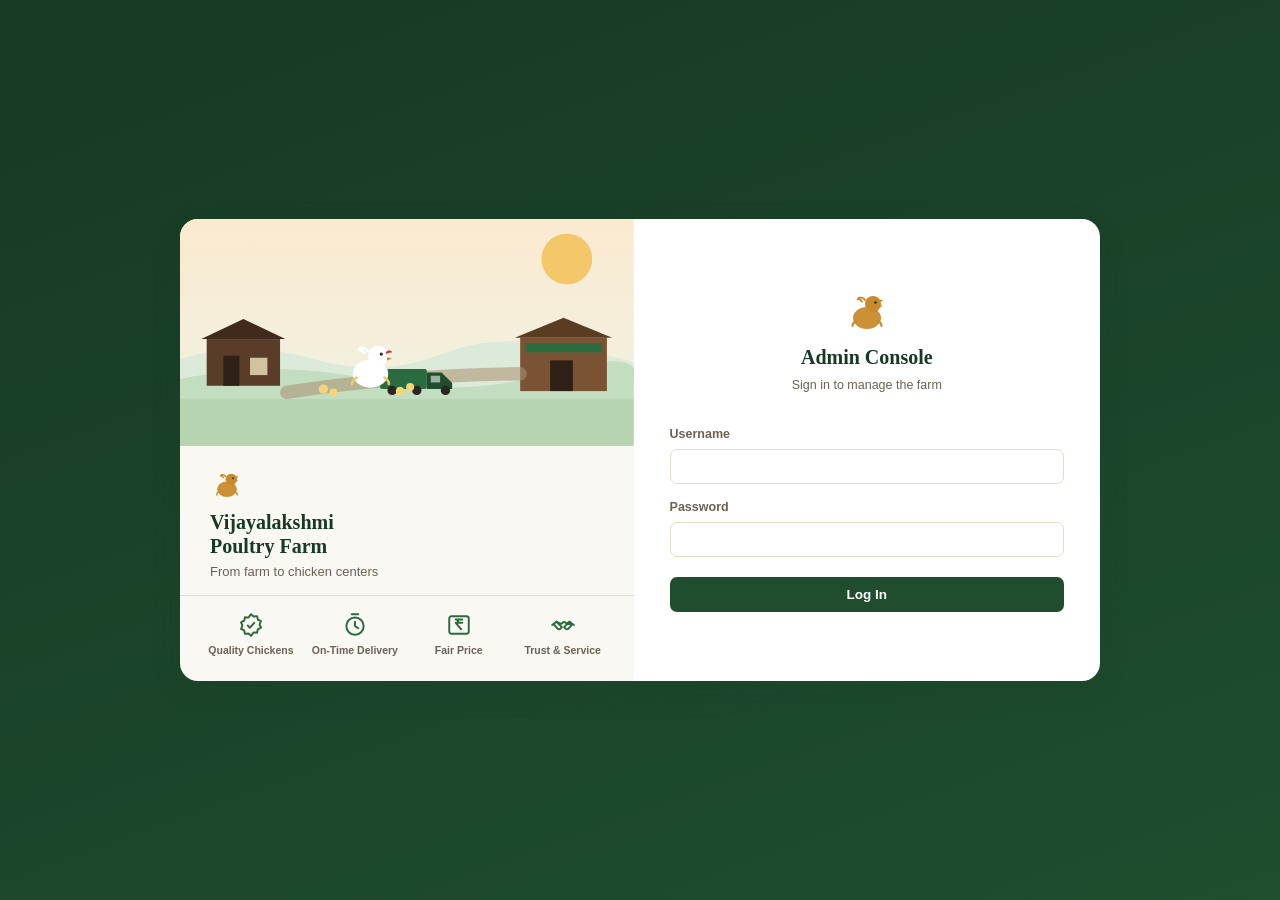
<file: frontend/index.html>
<!DOCTYPE html>
<html lang="en">
<head>
<meta charset="UTF-8">
<meta name="viewport" content="width=device-width, initial-scale=1.0">
<title>Login \u2013 Vijayalakshmi Poultry Farm</title>
<link rel="stylesheet" href="css/style.css">
</head>
<body>
  <div class="login-wrap">
    <div class="login-shell">
      <div class="login-illustration">
        <div class="illustration-art" id="farm-art"></div>
        <div class="illustration-copy">
          <div class="illustration-logo" id="illustration-logo"></div>
          <h2>Vijayalakshmi<br>Poultry Farm</h2>
          <p>From farm to chicken centers</p>
        </div>
        <div class="feature-strip" id="feature-strip"></div>
      </div>

      <div class="login-card">
        <div class="brand-mark">
          <div class="emoji" id="login-logo" style="width:48px;height:48px;margin:0 auto;color:var(--amber-500);"></div>
          <h1>Admin Console</h1>
          <p>Sign in to manage the farm</p>
        </div>
        <div id="error-box"></div>
        <form id="login-form">
          <div class="field">
            <label for="username">Username</label>
            <input type="text" id="username" required autocomplete="username">
          </div>
          <div class="field">
            <label for="password">Password</label>
            <input type="password" id="password" required autocomplete="current-password">
          </div>
          <button type="submit" class="btn-primary" id="login-btn">Log In</button>
        </form>
      </div>
    </div>
  </div>

  <script src="js/config.js"></script>
  <script src="js/api.js"></script>
  <script src="js/format.js"></script>
  <script src="js/icons.js"></script>
  <script src="js/illustrations.js"></script>
  <script src="js/feature-strip.js"></script>
  <script>
    document.getElementById('login-logo').innerHTML = Icons.logo;
    document.getElementById('illustration-logo').innerHTML = Icons.logo;
    document.getElementById('farm-art').innerHTML = Illustrations.farmScene;
    renderFeatureStrip('feature-strip');

    // If already logged in, skip straight to the dashboard.
    Api.get('/api/auth/me').then(() => { window.location.href = 'pages/dashboard.html'; }).catch(() => {});

    document.getElementById('login-form').addEventListener('submit', async (e) => {
      e.preventDefault();
      const btn = document.getElementById('login-btn');
      const errorBox = document.getElementById('error-box');
      errorBox.innerHTML = '';
      btn.disabled = true;
      btn.textContent = 'Logging in...';
      try {
        await Api.post('/api/auth/login', {
          username: document.getElementById('username').value.trim(),
          password: document.getElementById('password').value,
        });
        window.location.href = 'pages/dashboard.html';
      } catch (err) {
        errorBox.innerHTML = `<div class="alert alert-error">${escapeHtml(err.message)}</div>`;
        btn.disabled = false;
        btn.textContent = 'Log In';
      }
    });
  </script>
</body>
</html>
</file>
<file: frontend/css/style.css>
/* ============================================================
   Vijayalakshmi Poultry Farm — Admin App
   Design idea: a modern take on the paper ledger book the owner
   already uses — deep farm green, warm ledger-paper background,
   amber for money/action, a serif for headings (ledger-book feel)
   paired with a clean sans for data (readability at a glance).
   ============================================================ */

:root {
  --green-900: #163a24;
  --green-800: #1f4d2e;
  --green-700: #2a6b3f;
  --green-100: #e6efe8;

  --amber-600: #b9791f;
  --amber-500: #c98a2c;
  --amber-100: #faf1e0;

  --paper: #faf8f2;
  --paper-card: #ffffff;
  --ink: #2b2620;
  --ink-soft: #6b6154;
  --border: #e4dcc9;

  --red-600: #b3402f;
  --red-100: #fbe9e6;

  --radius: 10px;
  --shadow: 0 1px 3px rgba(43, 38, 32, 0.08), 0 1px 2px rgba(43, 38, 32, 0.06);
  --shadow-lg: 0 10px 30px rgba(22, 58, 36, 0.12);

  --font-head: Georgia, 'Times New Roman', serif;
  --font-body: -apple-system, BlinkMacSystemFont, 'Segoe UI', Roboto, Helvetica, Arial, sans-serif;
}

* { box-sizing: border-box; }

html, body {
  margin: 0;
  padding: 0;
  background: var(--paper);
  color: var(--ink);
  font-family: var(--font-body);
  font-size: 14px;
  line-height: 1.5;
}

h1, h2, h3, h4 {
  font-family: var(--font-head);
  color: var(--green-900);
  margin: 0 0 4px 0;
  font-weight: 700;
}

h1 { font-size: 26px; }
h2 { font-size: 19px; }
h3 { font-size: 16px; }

a { color: var(--green-700); text-decoration: none; }
a:hover { text-decoration: underline; }

p { margin: 0 0 8px 0; }

/* ---------- App shell: horizontal sticky top nav ---------- */

#app-shell {
  min-height: 100vh;
  display: flex;
  flex-direction: column;
}

.topnav {
  position: sticky;
  top: 0;
  z-index: 60;
  background: linear-gradient(180deg, var(--green-900), var(--green-800));
  box-shadow: 0 2px 10px rgba(22, 58, 36, 0.18);
}

.topnav-inner {
  display: flex;
  align-items: center;
  gap: 18px;
  padding: 10px 24px;
  max-width: 1400px;
  margin: 0 auto;
}

.brand {
  display: flex;
  align-items: center;
  gap: 10px;
  flex-shrink: 0;
}
.brand:hover { text-decoration: none; }

.brand-logo {
  width: 34px;
  height: 34px;
  color: var(--amber-500);
  flex-shrink: 0;
}
.brand-logo svg { width: 100%; height: 100%; }

.brand-text {
  display: flex;
  flex-direction: column;
  line-height: 1.15;
}

.brand-name {
  font-family: var(--font-head);
  font-size: 16px;
  font-weight: 700;
  color: #fff;
}

.brand-tag {
  font-size: 10.5px;
  color: #a9c2af;
  letter-spacing: 0.02em;
}

.nav-toggle {
  display: none;
  background: rgba(255,255,255,0.08);
  border: none;
  color: #fff;
  padding: 7px;
  border-radius: 7px;
  margin-left: auto;
}
.nav-toggle svg { width: 20px; height: 20px; display: block; }

.topnav-links {
  display: flex;
  align-items: center;
  gap: 2px;
  flex-wrap: wrap;
}

.nav-link {
  display: flex;
  align-items: center;
  gap: 6px;
  padding: 8px 12px;
  border-radius: 8px;
  color: #cfe0d4;
  font-size: 13px;
  font-weight: 600;
  white-space: nowrap;
}

.nav-link:hover {
  background: rgba(255,255,255,0.08);
  color: #fff;
  text-decoration: none;
}

.nav-link.active {
  background: var(--amber-500);
  color: #fff;
}

.nav-icon { width: 16px; height: 16px; display: flex; flex-shrink: 0; }
.nav-icon svg { width: 100%; height: 100%; }

.topnav-right {
  display: flex;
  align-items: center;
  gap: 12px;
  margin-left: auto;
  flex-shrink: 0;
}

.user-chip {
  font-size: 12.5px;
  color: #d9e5db;
  font-weight: 600;
}

.topnav-right .btn-outline {
  border-color: rgba(255,255,255,0.3);
  color: #fff;
  background: rgba(255,255,255,0.06);
}
.topnav-right .btn-outline:hover {
  background: rgba(255,255,255,0.16);
  border-color: rgba(255,255,255,0.5);
}
.topnav-right .btn-outline svg { width: 15px; height: 15px; }

.topnav-title-bar {
  background: var(--paper-card);
  border-bottom: 1px solid var(--border);
}

.topnav-title-inner {
  max-width: 1400px;
  margin: 0 auto;
  padding: 14px 24px;
}

.topnav-title-inner h1 { margin: 0; }

.page-shell-content {
  flex: 1;
  max-width: 1400px;
  width: 100%;
  margin: 0 auto;
}

.content {
  padding: 24px 24px 60px 24px;
}

@media (max-width: 980px) {
  .nav-toggle { display: block; order: 1; }
  .brand { order: 0; }
  .topnav-right { order: 2; margin-left: 0; }
  .topnav-inner { flex-wrap: wrap; }
  .topnav-links {
    display: none;
    width: 100%;
    order: 3;
    flex-direction: column;
    align-items: stretch;
    gap: 2px;
    padding-top: 8px;
    border-top: 1px solid rgba(255,255,255,0.12);
    margin-top: 8px;
  }
  .topnav-links.open { display: flex; }
  .nav-link { padding: 10px 12px; }
  .user-chip { display: none; }
}


/* ---------- Cards / layout helpers ---------- */

.card {
  background: var(--paper-card);
  border: 1px solid var(--border);
  border-radius: var(--radius);
  padding: 18px 20px;
  box-shadow: var(--shadow);
  margin-bottom: 18px;
}

.card-title-row {
  display: flex;
  align-items: center;
  justify-content: space-between;
  margin-bottom: 14px;
}

.grid {
  display: grid;
  gap: 16px;
}

.grid-4 { grid-template-columns: repeat(4, 1fr); }
.grid-3 { grid-template-columns: repeat(3, 1fr); }
.grid-2 { grid-template-columns: repeat(2, 1fr); }

/* ---------- Dashboard hero banner ---------- */

.dash-hero {
  display: flex;
  align-items: stretch;
  background: var(--paper-card);
  border: 1px solid var(--border);
  border-radius: 14px;
  box-shadow: var(--shadow);
  overflow: hidden;
  margin-bottom: 18px;
}

.dash-hero-copy {
  flex: 1.1;
  padding: 24px 28px;
  display: flex;
  flex-direction: column;
  min-width: 0;
}

.dash-hero-copy h2 { font-size: 22px; margin-bottom: 2px; }
.dash-hero-copy > p { color: var(--ink-soft); font-size: 13px; margin-bottom: 18px; }

.dash-hero-copy .feature-strip {
  margin-top: auto;
  padding: 0;
  border-top: none;
  grid-template-columns: repeat(4, 1fr);
}

.dash-hero-art {
  flex: 0.9;
  min-width: 0;
  line-height: 0;
}
.dash-hero-art svg { width: 100%; height: 100%; display: block; object-fit: cover; }

@media (max-width: 900px) {
  .dash-hero { flex-direction: column; }
  .dash-hero-art { display: none; }
  .dash-hero-copy .feature-strip { grid-template-columns: repeat(2, 1fr); gap: 12px; }
}

@media (max-width: 1000px) {
  .grid-4 { grid-template-columns: repeat(2, 1fr); }
  .grid-3 { grid-template-columns: repeat(2, 1fr); }
}

.stat-card {
  background: var(--paper-card);
  border: 1px solid var(--border);
  border-radius: var(--radius);
  padding: 16px 18px;
  box-shadow: var(--shadow);
  border-left: 3px solid var(--green-700);
}

.stat-card.amber { border-left-color: var(--amber-500); }
.stat-card.red { border-left-color: var(--red-600); }

.stat-card-top {
  display: flex;
  align-items: flex-start;
  justify-content: space-between;
  gap: 8px;
  margin-bottom: 6px;
}

.stat-icon {
  width: 20px;
  height: 20px;
  flex-shrink: 0;
  color: var(--green-700);
  opacity: 0.55;
}
.stat-icon svg { width: 100%; height: 100%; }
.stat-card.amber .stat-icon { color: var(--amber-600); }
.stat-card.red .stat-icon { color: var(--red-600); }

.stat-card .stat-label {
  font-size: 12px;
  color: var(--ink-soft);
  text-transform: uppercase;
  letter-spacing: 0.04em;
  margin-bottom: 0;
}

.stat-card .stat-value {
  font-family: var(--font-head);
  font-size: 24px;
  font-weight: 700;
  color: var(--green-900);
}

.stat-card.amber .stat-value { color: var(--amber-600); }
.stat-card.red .stat-value { color: var(--red-600); }

/* ---------- Buttons ---------- */

button, .btn {
  font-family: var(--font-body);
  font-size: 13.5px;
  font-weight: 600;
  border-radius: 7px;
  border: 1px solid transparent;
  padding: 9px 16px;
  cursor: pointer;
  display: inline-flex;
  align-items: center;
  gap: 6px;
  transition: background 0.12s ease, border-color 0.12s ease;
}

.btn-primary, button.btn-primary {
  background: var(--green-800);
  color: #fff;
}
.btn-primary:hover { background: var(--green-700); }

.btn-amber, button.btn-amber {
  background: var(--amber-500);
  color: #fff;
}
.btn-amber:hover { background: var(--amber-600); }

.btn-outline, button.btn-outline {
  background: transparent;
  border-color: var(--border);
  color: var(--ink);
}
.btn-outline:hover { background: var(--green-100); border-color: var(--green-700); }

.btn-danger, button.btn-danger {
  background: var(--red-100);
  color: var(--red-600);
  border-color: #f0cfc8;
}
.btn-danger:hover { background: #f6ded9; }

.btn-sm { padding: 5px 10px; font-size: 12px; }

button:disabled { opacity: 0.55; cursor: not-allowed; }

/* ---------- Forms ---------- */

label {
  display: block;
  font-size: 12.5px;
  font-weight: 600;
  color: var(--ink-soft);
  margin-bottom: 5px;
}

input, select, textarea {
  width: 100%;
  font-family: var(--font-body);
  font-size: 13.5px;
  padding: 9px 11px;
  border: 1px solid var(--border);
  border-radius: 7px;
  background: #fff;
  color: var(--ink);
}

input:focus, select:focus, textarea:focus {
  outline: none;
  border-color: var(--green-700);
  box-shadow: 0 0 0 3px var(--green-100);
}

.field { margin-bottom: 14px; }
.field-row { display: flex; gap: 14px; }
.field-row .field { flex: 1; }

.form-actions {
  display: flex;
  justify-content: flex-end;
  gap: 10px;
  margin-top: 18px;
  border-top: 1px solid var(--border);
  padding-top: 16px;
}

.hint { font-size: 11.5px; color: var(--ink-soft); margin-top: 4px; }

/* ---------- Tables ---------- */

table {
  width: 100%;
  border-collapse: collapse;
  font-size: 13px;
}

thead th {
  text-align: left;
  font-size: 11.5px;
  text-transform: uppercase;
  letter-spacing: 0.03em;
  color: #fff;
  background: var(--green-800);
  padding: 10px 12px;
}

thead th:first-child { border-top-left-radius: 6px; }
thead th:last-child { border-top-right-radius: 6px; }

tbody td {
  padding: 10px 12px;
  border-bottom: 1px solid var(--border);
}

tbody tr:hover { background: var(--green-100); }
tbody tr:last-child td { border-bottom: none; }

.text-right { text-align: right; }
.text-center { text-align: center; }
.mono { font-variant-numeric: tabular-nums; }
.text-muted { color: var(--ink-soft); }
.text-red { color: var(--red-600); font-weight: 600; }
.text-green { color: var(--green-700); font-weight: 600; }

.table-empty {
  text-align: center;
  padding: 32px;
  color: var(--ink-soft);
}

/* ---------- Badges ---------- */

.badge {
  display: inline-block;
  font-size: 11px;
  font-weight: 700;
  padding: 3px 9px;
  border-radius: 999px;
  text-transform: uppercase;
  letter-spacing: 0.02em;
}

.badge-pending { background: var(--amber-100); color: var(--amber-600); }
.badge-confirmed { background: #e3ecfa; color: #33569c; }
.badge-delivered { background: var(--green-100); color: var(--green-700); }
.badge-cancelled { background: var(--red-100); color: var(--red-600); }
.badge-active { background: var(--green-100); color: var(--green-700); }
.badge-inactive { background: #eee; color: #888; }

/* ---------- Modal ---------- */

.modal-backdrop {
  position: fixed;
  inset: 0;
  background: rgba(22, 58, 36, 0.35);
  display: flex;
  align-items: flex-start;
  justify-content: center;
  padding: 40px 20px;
  overflow-y: auto;
  z-index: 100;
}

.modal {
  background: #fff;
  border-radius: var(--radius);
  box-shadow: var(--shadow-lg);
  width: 100%;
  max-width: 560px;
  padding: 22px 24px;
}

.modal.wide { max-width: 760px; }

.modal-header {
  display: flex;
  align-items: center;
  justify-content: space-between;
  margin-bottom: 16px;
}

.modal-close {
  background: none;
  border: none;
  font-size: 18px;
  color: var(--ink-soft);
  cursor: pointer;
  padding: 2px 6px;
}

/* ---------- Alerts / toasts ---------- */

.alert {
  padding: 10px 14px;
  border-radius: 7px;
  font-size: 13px;
  margin-bottom: 14px;
}

.alert-error { background: var(--red-100); color: var(--red-600); border: 1px solid #f0cfc8; }
.alert-success { background: var(--green-100); color: var(--green-700); border: 1px solid #cfe3d4; }

#toast-container {
  position: fixed;
  top: 18px;
  right: 18px;
  z-index: 200;
  display: flex;
  flex-direction: column;
  gap: 8px;
}

.toast {
  background: var(--green-900);
  color: #fff;
  padding: 10px 16px;
  border-radius: 8px;
  box-shadow: var(--shadow-lg);
  font-size: 13px;
  min-width: 220px;
}

.toast.error { background: var(--red-600); }

/* ---------- Login page ---------- */

.login-wrap {
  min-height: 100vh;
  display: flex;
  align-items: center;
  justify-content: center;
  background: linear-gradient(160deg, var(--green-900), var(--green-800));
  padding: 24px;
}

.login-shell {
  display: flex;
  width: 100%;
  max-width: 920px;
  border-radius: 18px;
  overflow: hidden;
  box-shadow: var(--shadow-lg);
}

.login-illustration {
  flex: 1.15;
  background: var(--paper);
  display: flex;
  flex-direction: column;
  min-width: 0;
}

.illustration-art {
  line-height: 0;
}
.illustration-art svg { width: 100%; height: auto; display: block; }

.illustration-copy {
  padding: 22px 30px 6px 30px;
}

.illustration-logo {
  width: 34px;
  height: 34px;
  color: var(--amber-500);
  margin-bottom: 8px;
}
.illustration-logo svg { width: 100%; height: 100%; }

.illustration-copy h2 {
  font-size: 20px;
  line-height: 1.2;
  margin-bottom: 4px;
}

.illustration-copy p {
  color: var(--ink-soft);
  font-size: 13px;
}

.feature-strip {
  display: grid;
  grid-template-columns: repeat(4, 1fr);
  gap: 10px;
  padding: 16px 24px 24px 24px;
  margin-top: auto;
  border-top: 1px solid var(--border);
}

.feature-item {
  display: flex;
  flex-direction: column;
  align-items: center;
  text-align: center;
  gap: 6px;
}

.feature-icon {
  width: 26px;
  height: 26px;
  color: var(--green-700);
}
.feature-icon svg { width: 100%; height: 100%; }

.feature-label {
  font-size: 10.5px;
  font-weight: 700;
  color: var(--ink-soft);
  line-height: 1.25;
}

.login-card {
  flex: 1;
  background: var(--paper-card);
  padding: 40px 36px;
  display: flex;
  flex-direction: column;
  justify-content: center;
  min-width: 300px;
}

.login-card .brand-mark {
  text-align: center;
  margin-bottom: 22px;
}

.login-card .brand-mark .emoji { font-size: 32px; }
.login-card .brand-mark h1 { font-size: 20px; margin-top: 6px; }
.login-card .brand-mark p { color: var(--ink-soft); font-size: 12.5px; }

.login-card button[type="submit"] { width: 100%; justify-content: center; margin-top: 6px; }

@media (max-width: 780px) {
  .login-shell { flex-direction: column; max-width: 420px; }
  .illustration-art { display: none; }
  .illustration-copy { padding: 22px 24px 4px 24px; text-align: center; }
  .illustration-logo { margin: 0 auto 8px auto; }
  .feature-strip { grid-template-columns: repeat(2, 1fr); padding: 16px 20px 20px 20px; }
  .login-card { padding: 30px 26px; }
}

/* ---------- Misc ---------- */

.toolbar {
  display: flex;
  align-items: center;
  justify-content: space-between;
  margin-bottom: 16px;
  gap: 12px;
  flex-wrap: wrap;
}

.toolbar .filters { display: flex; gap: 10px; align-items: center; }
.toolbar .filters input, .toolbar .filters select { width: auto; }

.section-tabs {
  display: flex;
  gap: 4px;
  border-bottom: 1px solid var(--border);
  margin-bottom: 16px;
}

.section-tabs button {
  background: none;
  border: none;
  padding: 9px 14px;
  font-size: 13.5px;
  color: var(--ink-soft);
  border-bottom: 2px solid transparent;
  border-radius: 0;
}

.section-tabs button.active {
  color: var(--green-800);
  border-bottom-color: var(--green-700);
  font-weight: 700;
}

.loading-row { text-align: center; padding: 24px; color: var(--ink-soft); }

.link-btn {
  background: none;
  border: none;
  color: var(--green-700);
  font-weight: 600;
  padding: 0;
  font-size: 13px;
}
.link-btn:hover { text-decoration: underline; }

.summary-line { display: flex; justify-content: space-between; padding: 4px 0; font-size: 13.5px; }
.summary-line.total { border-top: 1px solid var(--border); margin-top: 6px; padding-top: 10px; font-weight: 700; }
</file>
